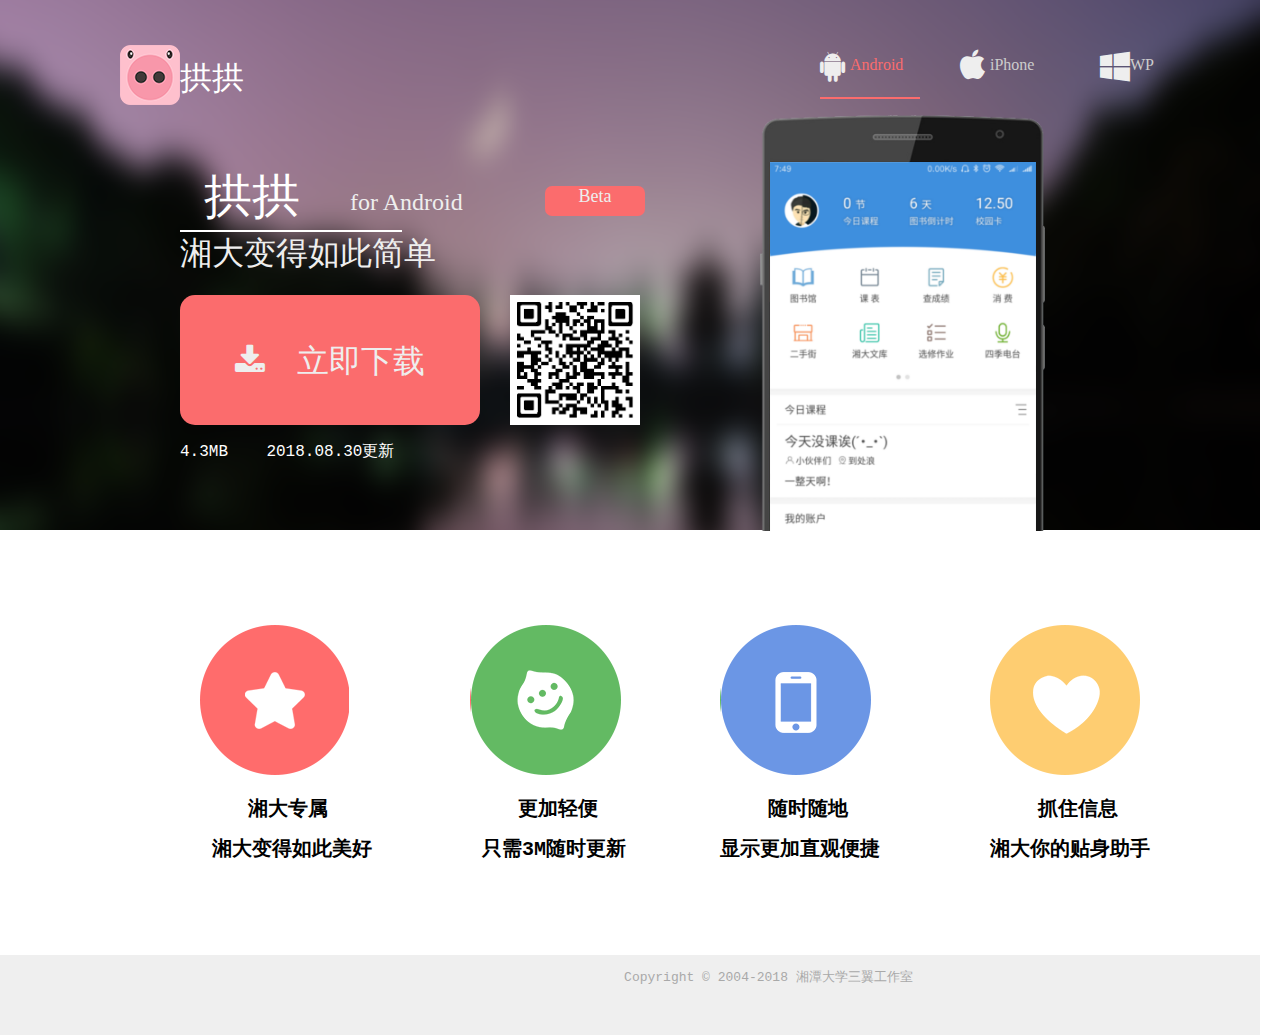
<file: index.html>
<!DOCTYPE html>
<html>

	<head>
		<meta charset="utf-8" />
		<title></title>
		<link rel="stylesheet" href="font-awesome-4.7.0/css/font-awesome.min.css">
		<link rel="stylesheet" href="css/new_file.css">
		<style>
			.content1 {
				width: 1260px;
				height: 530px;
				border: 0px solid black;
				background: url(img/网页背景.png) no-repeat;
				background-size: 1260px 530px;
				top: 0px;
				left: 0px;
			}
			.p1{
				margin-top: 50px;
			}
			
			.fa {
				color: #EEEEEE;
			}
			
			a:link {
				color: #fb6c6d;
			}
			a:hover {
				color: #fb6c6d;
			}
			
			a {
				text-decoration: none;
			}
			
		</style>

	</head>

	<body>
		<div class="main">
			<div class="content1">

				<div class="content1_2">
					<div class="content1_2_1">
						<img src="img/logo.png">
					</div>
					<div class="content1_2_2">
						<font face="yueyuan" size="6" color="#FFFFFF">
							<p>拱拱</p>
						</font>
					</div>
				</div>
				<div class="content1_3">

				</div>
				<div class="content1_4">
					<div class="content1_4_1">
						<i class="fa fa-android fa-2x">
							
						</i>
					</div>
					<div class="content1_4_2">

						<a href="#">Android</a>

					</div>
				</div>
				<div class="content1_4_0">

				</div>
				<div class="content1_5">
					<div class="content1_5_1">
						<i class="fa fa-apple fa-2x"></i>
					</div>
					<div class="content1_5_2">
						<font color="#ccc">
							<p> iPhone</p>
						</font>
					</div>

				</div>
				<div class="content1_5_0">

				</div>
				<div class="content1_6">
					<div class="content1_6_1">
						<i class="fa fa-windows fa-2x"></i>
					</div>
					<div class="content1_6_2">
						<font color="#ccc">
							<p> WP</p>
						</font>
					</div>
				</div>

				<div class="cont">
					<div class="cont_left">
						<div class="cont_left_top">

						</div>
						<div class="cont_left_left">

						</div>
						<div class="cont_left_1">
							<div class="c1">
								<div class="cont_left_1_1">
									<font face="yueyuan" size="7" color="#FFFFFF">
										<p>&nbsp;&nbsp;拱拱</p>
									</font>
								</div>

								<div class="cont_left_1_2">

								</div>
								<div class="cont_left_1_3">
									<font color="#EEEEEE" size="5">
										<p>for Android</p>
									</font>
								</div>
								<div class="cont_left_1_4">

								</div>
								<div class="cont_left_1_5">
									<div class="bete">
										<font color="#EEEEEE" size="4">
											<p align="center">Beta</p>
										</font>
									</div>

								</div>
								
							</div>
							<hr color="white" width="220px" align="left">
							<div class="c2">
									<font color="#EEEEEE" size="6">
										<p>湘大变得如此简单</p>
									</font>
							</div>
						</div>

						<div class="cont_left_2">
								<div class="cont_left_2_1">
									<p align="center" class="p1">
										<a href="#">
									<i class="fa fa-download fa-2x">
										&nbsp;&nbsp;&nbsp;立即下载
									</i>
									
									</p>
								</div>
								<div class="cont_left_2_2">
									
								</div>
								<div class="cont_left_2_3">
									<img src="img/二维码扫描.png"width="130px" height="130px">
								</div>
						</div>
						<div class="cont_left_3">
							<font color="white" size="4" face="comic sans ms" >
								<pre>4.3MB    2018.08.30更新</pre>
							</font>
						</div>

					</div>
					<div class="cont_right">

						<div class="cont_right_left">

						</div>
					</div>

				</div>

			</div>

			<div class="content1_1">

			</div>

			<div class="content2">

				<div class="content2_1">

				</div>
				<div class="content2_2">
					<div class="content2_3_1">
						<img src="img/IMG_20181013_221711.png" />
					</div>
					<div class="content2_3_2">
						<font color="#000000" size="5" face="微软雅黑" class="font">
							<pre>   <b> 湘大专属</b></pre></font>
					</div>
					<div class="content2_3_2_1">
						<font color="#000000" size="5" face="微软雅黑" class="font">
							<pre> <b>湘大变得如此美好</b></pre></font>
					</div>
				</div>
				<div class="content2_3">

				</div>
				<div class="content2_4">
					<div class="content2_4_1">
						<img src="img/IMG_20181013_221746.png">
					</div>
					<div class="content2_4_2">
						<font color="#000000" size="5" face="微软雅黑" class="font">
							<pre>    <b>更加轻便</b></pre></font>
					</div>
					<div class="content2_4_2_1">
						<font color="#000000" size="5" face="微软雅黑" class="font">
							<pre> <b>只需3M随时更新</b></pre></font>
					</div>
				</div>
				<div class="content2_5">

				</div>
				<div class="content2_6">
					<div class="content2_6_1">
						<img src="img/IMG_20181013_221805.png">
					</div>
					<div class="content2_6_2">
						<font color="#000000" size="5" face="microsoft yahei" class="font">
							<pre>    <b>随时随地</b></pre></font>
					</div>
					<div class="content2_6_2_1">
						<font color="#000000" size="5" face="微软雅黑" class="font">
							<pre><b>显示更加直观便捷</b></pre></font>
					</div>
				</div>
				<div class="content2_7">

				</div>
				<div class="content2_8">
					<div class="content2_8_1">
						<img src="img/IMG_20181013_221818.png">
					</div>
					<div class="content2_8_2">
						<font color="#000000" size="5" face="微软雅黑" class="font">
							<pre>    <b>抓住信息</b></pre></font>
					</div>
					<div class="content2_8_2_1">
						<font color="#000000" size="5" face="微软雅黑" class="font">
							<pre><b>湘大你的贴身助手</b></pre></font>
					</div>
				</div>
				<div class="content2_9">

				</div>
			</div>
			<div class="footer">
				<font color="darkgray">
					<pre>								  		Copyright © 2004-2018 湘潭大学三翼工作室
	
	</pre>
				</font>

			</div>
		</div>
	</body>

</html>
</file>
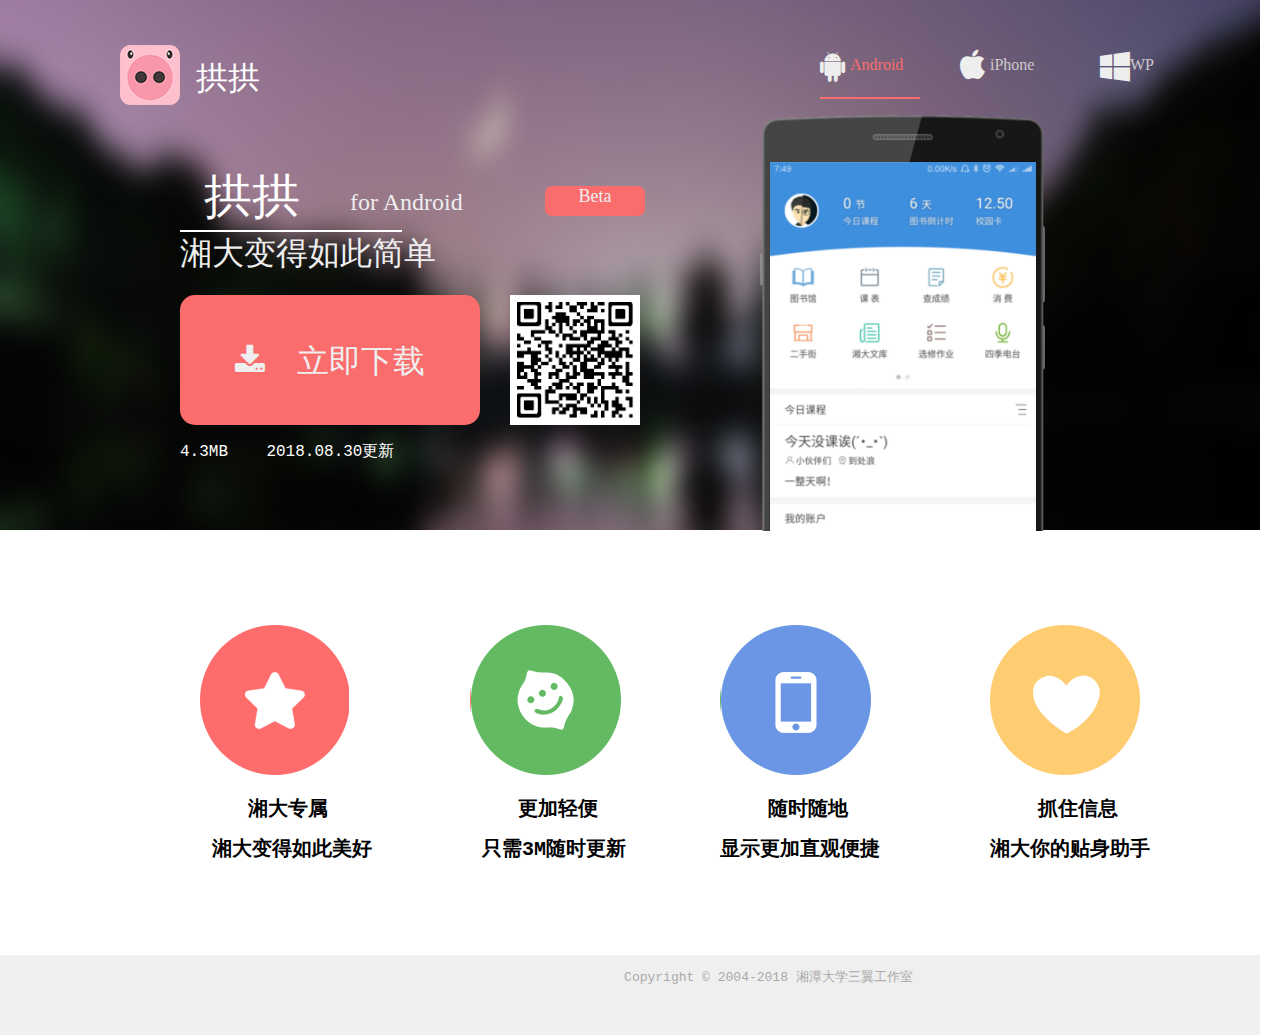
<file: index.html.html>
<!DOCTYPE html>
<html>

	<head>
		<meta charset="utf-8" />
		<title></title>
		<link rel="stylesheet" href="font-awesome-4.7.0/css/font-awesome.min.css">
		<link rel="stylesheet" href="css/new_file.css">
		<style>
			.content1 {
				width: 1260px;
				height: 530px;
				border: 0px solid black;
				background: url(img/网页背景.png) no-repeat;
				background-size: 1260px 530px;
				top: 0px;
				left: 0px;
			}
			.p1{
				margin-top: 50px;
			}
			
			.fa {
				color: #EEEEEE;
			}
			
			a:link {
				color: #fb6c6d;
			}
			a:hover {
				color: #fb6c6d;
			}
			
			a {
				text-decoration: none;
			}
			
		</style>

	</head>

	<body>
		<div class="main">
			<div class="content1">

				<div class="content1_2">
					<div class="content1_2_1">
						<img src="img/logo.png">
					</div>
					<div class="content1_2_2">
						<font face="yueyuan" size="6" color="#FFFFFF">
							<p>&nbsp;&nbsp;拱拱</p>
						</font>
					</div>
				</div>
				<div class="content1_3">

				</div>
				<div class="content1_4">
					<div class="content1_4_1">
						<i class="fa fa-android fa-2x">
							
						</i>
					</div>
					<div class="content1_4_2">

						<a href="#">Android</a>

					</div>
				</div>
				<div class="content1_4_0">

				</div>
				<div class="content1_5">
					<div class="content1_5_1">
						<i class="fa fa-apple fa-2x"></i>
					</div>
					<div class="content1_5_2">
						<font color="#ccc">
							<p> iPhone</p>
						</font>
					</div>

				</div>
				<div class="content1_5_0">

				</div>
				<div class="content1_6">
					<div class="content1_6_1">
						<i class="fa fa-windows fa-2x"></i>
					</div>
					<div class="content1_6_2">
						<font color="#ccc">
							<p> WP</p>
						</font>
					</div>
				</div>

				<div class="cont">
					<div class="cont_left">
						<div class="cont_left_top">

						</div>
						<div class="cont_left_left">

						</div>
						<div class="cont_left_1">
							<div class="c1">
								<div class="cont_left_1_1">
									<font face="yueyuan" size="7" color="#FFFFFF">
										<p>&nbsp;&nbsp;拱拱</p>
									</font>
								</div>

								<div class="cont_left_1_2">

								</div>
								<div class="cont_left_1_3">
									<font color="#EEEEEE" size="5">
										<p>for Android</p>
									</font>
								</div>
								<div class="cont_left_1_4">

								</div>
								<div class="cont_left_1_5">
									<div class="bete">
										<font color="#EEEEEE" size="4">
											<p align="center">Beta</p>
										</font>
									</div>

								</div>
								
							</div>
							<hr color="white" width="220px" align="left">
							<div class="c2">
									<font color="#EEEEEE" size="6">
										<p>湘大变得如此简单</p>
									</font>
							</div>
						</div>

						<div class="cont_left_2">
								<div class="cont_left_2_1">
									<p align="center" class="p1">
										<a href="#">
									<i class="fa fa-download fa-2x">
										&nbsp;&nbsp;&nbsp;立即下载
									</i>
									
									</p>
								</div>
								<div class="cont_left_2_2">
									
								</div>
								<div class="cont_left_2_3">
									<img src="img/二维码扫描.png"width="130px" height="130px">
								</div>
						</div>
						<div class="cont_left_3">
							<font color="white" size="4" face="comic sans ms" >
								<pre>4.3MB    2018.08.30更新</pre>
							</font>
						</div>

					</div>
					<div class="cont_right">

						<div class="cont_right_left">

						</div>
					</div>

				</div>

			</div>

			<div class="content1_1">

			</div>

			<div class="content2">

				<div class="content2_1">

				</div>
				<div class="content2_2">
					<div class="content2_3_1">
						<img src="img/IMG_20181013_221711.png" />
					</div>
					<div class="content2_3_2">
						<font color="#000000" size="5" face="微软雅黑" class="font">
							<pre>   <b> 湘大专属</b></pre></font>
					</div>
					<div class="content2_3_2_1">
						<font color="#000000" size="5" face="微软雅黑" class="font">
							<pre> <b>湘大变得如此美好</b></pre></font>
					</div>
				</div>
				<div class="content2_3">

				</div>
				<div class="content2_4">
					<div class="content2_4_1">
						<img src="img/IMG_20181013_221746.png">
					</div>
					<div class="content2_4_2">
						<font color="#000000" size="5" face="微软雅黑" class="font">
							<pre>    <b>更加轻便</b></pre></font>
					</div>
					<div class="content2_4_2_1">
						<font color="#000000" size="5" face="微软雅黑" class="font">
							<pre> <b>只需3M随时更新</b></pre></font>
					</div>
				</div>
				<div class="content2_5">

				</div>
				<div class="content2_6">
					<div class="content2_6_1">
						<img src="img/IMG_20181013_221805.png">
					</div>
					<div class="content2_6_2">
						<font color="#000000" size="5" face="microsoft yahei" class="font">
							<pre>    <b>随时随地</b></pre></font>
					</div>
					<div class="content2_6_2_1">
						<font color="#000000" size="5" face="微软雅黑" class="font">
							<pre><b>显示更加直观便捷</b></pre></font>
					</div>
				</div>
				<div class="content2_7">

				</div>
				<div class="content2_8">
					<div class="content2_8_1">
						<img src="img/IMG_20181013_221818.png">
					</div>
					<div class="content2_8_2">
						<font color="#000000" size="5" face="微软雅黑" class="font">
							<pre>    <b>抓住信息</b></pre></font>
					</div>
					<div class="content2_8_2_1">
						<font color="#000000" size="5" face="微软雅黑" class="font">
							<pre><b>湘大你的贴身助手</b></pre></font>
					</div>
				</div>
				<div class="content2_9">

				</div>
			</div>
			<div class="footer">
				<font color="darkgray">
					<pre>								  		Copyright © 2004-2018 湘潭大学三翼工作室
	
	</pre>
				</font>

			</div>
		</div>
	</body>

</html>
</file>
<file: css/new_file.css>
.main {
				width: 100%;
				height: 1030px;
				border: 0px solid black;
				position: absolute;
				top: 0px;
				left: 0px;
				margin-right: 0px;
			}
			.content1_2{
				width: 1360px;
				height: 90px;
				background-color: transparent;
				float: left;
				margin-left: 120px;
				margin-top: 25px;
				position: absolute;
			}
			.content1_2_1{
				width: 60px;
				height: 60px;
				background-color: transparent;
				float: left;
				margin-left: 0px;
				margin-top: 20px;
				
			}
			.content1_2_2{
				width: 160px;
				height: 70px;
				background-color:transparent;
				float: left;
				margin-left: 0px;
				margin-top: 0px;
				padding:0px;
				
			}
			.content1_3{
				width: 820px;
				height: 90px;
				background-color: transparent;
				float: left;
				margin-left: 0px;
				margin-top: 25px;
			}
			.content1_4{
				width: 100px;
				height: 82px;
				background-color:transparent;
				float: left;
				margin-left: 0px;
				margin-top: 15px;
				border-bottom: 2px solid #fb6c6d;
			}
			.content1_4_1{
				width: 30px;
				height: 33px;
				background-color: transparent;
				float: left;
				margin-left: 0px;
				margin-top: 35px;
			}
			.content1_4_2{
				width: 70px;
				height: 43px;
				background-color: transparent;
				float: left;
				margin-left: 0px;
				margin-top: 41px;
			}
			.content1_4_0{
				width: 40px;
				height: 82px;
				background-color: transparent;
				float: left;
				margin-left: 0px;
				margin-top: 15px;
				border-bottom: 2px transparent;
			}
			.content1_5{
				width: 100px;
				height: 82px;
				background-color: transparent;
				float: left;
				margin-left: 0px;
				margin-top: 15px;
			}
			.content1_5_0{
				width: 40px;
				height: 82px;
				background-color: transparent;
				float: left;
				margin-left: 0px;
				margin-top: 15px;
				border-bottom: 2px transparent;
			}
			.content1_5_1{
				width: 30px;
				height: 33px;
				background-color: transparent;
				float: left;
				margin-left: 0px;
				margin-top: 35px;
			}
			.content1_5_2{
				width: 70px;
				height: 43px;
				background-color: transparent;
				float: left;
				margin-left: 0px;
				margin-top: 25px;
			}
			.content1_6{
				width: 100px;
				height: 82px;
				background-color: transparent;
				float: left;
				margin-left: 0px;
				margin-top: 15px;
			}
			.content1_6_1{
				width: 30px;
				height: 33px;
				background-color: transparent;
				float: left;
				margin-left: 0px;
				margin-top: 35px;
			}
			.content1_6_2{
				width: 70px;
				height: 43px;
				background-color: transparent;
				float: left;
				margin-left: 0px;
				margin-top: 25px;
			}
			
			.content1_1 {
				width: 1260px;
				height: 90px;
				border: 0px solid black;
				 
				top: 0px;
				left: 0px;
				float:left;
				visibility: hidden;
			}
			
			.content2 {
				width: 1260px;
				height: 330px;
				border: 0px solid black;
				background-color: transparent;
				top: 0px;
				left: 0px;
				float: left;
			}
			
			.content2_1 {
				width: 200px;
				height: 330px;
				background-color: transparent;
				float: left;
			}
			.content2_2 {
				width: 170px;
				height: 330px;
				background-color: transparent;
				float: left;
			}
			.content2_4_1 {
				width: 150px;
				height: 150px;
				background-color: transparent;
				float: left;
				margin-bottom: 0px;
			}
			.content2_4_2 {
				width: 150px;
				height: 40px;
				background-color: transparent;
				float: left;
				margin-bottom: 0px;
				padding:0px;
				
			}
			.content2_4_2_1 {
				width: 150px;
				height: 40px;
				background-color:transparent;
				float: left;
				margin-bottom: 0px;
				padding:0px;
			}
			.content2_3 {
				width: 100px;
				height: 330px;
				background-color:transparent;
				float: left;
			}
			.content2_3_1 {
				width: 170px;
				height: 150px;
				background-color: transparent;
				float: left;
				margin-bottom: 0px;
			}
			.content2_3_2 {
				width: 170px;
				height: 40px;
				background-color: transparent;
				float: left;
				margin-bottom: 0px;
				padding:0px;
				
			}
			.content2_3_2_1 {
				width: 170px;
				height: 40px;
				background-color:transparent;
				float: left;
				margin-bottom: 0px;
				padding:0px;
			}
			.content2_4 {
				width: 150px;
				height: 330px;
				background-color: transparent;
				float: left;
			}
			
			.content2_5 {
				width: 100px;
				height: 330px;
				background-color: transparent;
				float: left;
			}
			.content2_6 {
				width: 170px;
				height: 330px;
				background-color: transparent;
				float: left;
			}
			.content2_6_1 {
				width: 170px;
				height: 150px;
				background-color:transparent;
				float: left;
				margin-bottom: 0px;
			}
			.content2_6_2 {
				width: 170px;
				height: 40px;
				background-color: transparent;
				float: left;
				margin-bottom: 0px;
				padding:0px;
				
			}
			.content2_6_2_1 {
				width: 170px;
				height: 40px;
				background-color:transparent;
				float: left;
				margin-bottom: 0px;
				padding:0px;
			}
			.content2_7 {
				width: 100px;
				height: 330px;
				background-color: transparent;
				float: left;
			}
			.content2_8 {
				width: 200px;
				height: 330px;
				background-color: transparent;
				float: left;
			}
			.content2_8_1 {
				width: 170px;
				height: 150px;
				background-color: transparent;
				float: left;
				margin-bottom: 0px;
			}
			.content2_8_2 {
				width: 170px;
				height: 40px;
				background-color: transparent;
				float: left;
				margin-bottom: 0px;
				padding:0px;
				
			}
			.content2_8_2_1 {
				width: 170px;
				height: 40px;
				background-color:transparent;
				float: left;
				margin-bottom: 0px;
				padding:0px;
			}
			.content2_9 {
				width: 69px;
				height: 330px;
				background-color: transparent;
				float: left;
			}
			
			.footer {
				width: 1260px;
				height: 80px;
				border: 0px solid black;
				background-color:#efefef;
				float: left;
			}
			.font{
				margin-top: 0px;
				
			}
			.cont{
				width: 1260px;
				height:420px;
				background-color: transparent;
				float:left;
			}
			.cont_left{
				width: 760px;
				height:420px;
				background-color: transparent;
				float:left;
			}
			.cont_left_top{
				width: 760px;
				height:50px;
				background-color: transparent;
				float:left;
			}
			.cont_left_left{
				width: 180px;
				height:390px;
				background-color: transparent;
				float:left;
			}
			.cont_left_1{
				width: 580px;
				height:130px;
				background-color: transparent;
				float:left;
			}
			
			.c1{
				width: 580px;
				height:65px;
				background-color: transparent;
				float:left;
			}
			.c2{
				width: 580px;
				height:65px;
				background-color: transparent;
				float:left;
				margin-top: -40px;
			}
			.cont_left_1_1{
				width: 150px;
				height:65px;
				background-color:transparent;
				float:left;
				margin-top: -48px;
			}
			.cont_left_1_2{
				width: 20px;
				height:65px;
				background-color:transparent;
				float:left;
			}
			.cont_left_1_3{
				width: 150px;
				height:65px;
				background-color:transparent;
				float:left;
			}
			.cont_left_1_4{
				width: 20px;
				height:65px;
				background-color:transparent;
				float:left;
			}
			.cont_left_1_5{
				width: 150px;
				height:65px;
				background-color:transparent;
				float:left;
			}
			.cont_left_2{
				width: 580px;
				height:130px;
				background-color: transparent;
				float:left;
			}
			.cont_left_2_1{
				width: 300px;
				height:130px;
				background-color: #FB6C6D;
				float:left;
				border-radius: 15px;
			}
			.cont_left_2_2{
				width: 30px;
				height:130px;
				background-color: transparent;
				float:left;
			}
			.cont_left_2_3{
				width: 250px;
				height:130px;
				background-color: transparent;
				
				
				float:left;
			}
			.cont_left_3{
				width: 580px;
				height:130px;
				background-color: transparent;
				float:left;
			}

			.cont_right{
				width: 500px;
				height:420px;
				background-color: transparent;
				float:left;
			}
			
			.cont_right_left{
				width: 285px;
				height:416px;
				
				float:left;
				background: url(../img/手机样板1.png);
				background-size:285px;
			}
			.bete{
				width: 100px;
				height: 30px;
				margin:auto;
				background-color:#FB6C6D;
				margin-top: 21px;
				border-radius:7px;
			}
</file>
